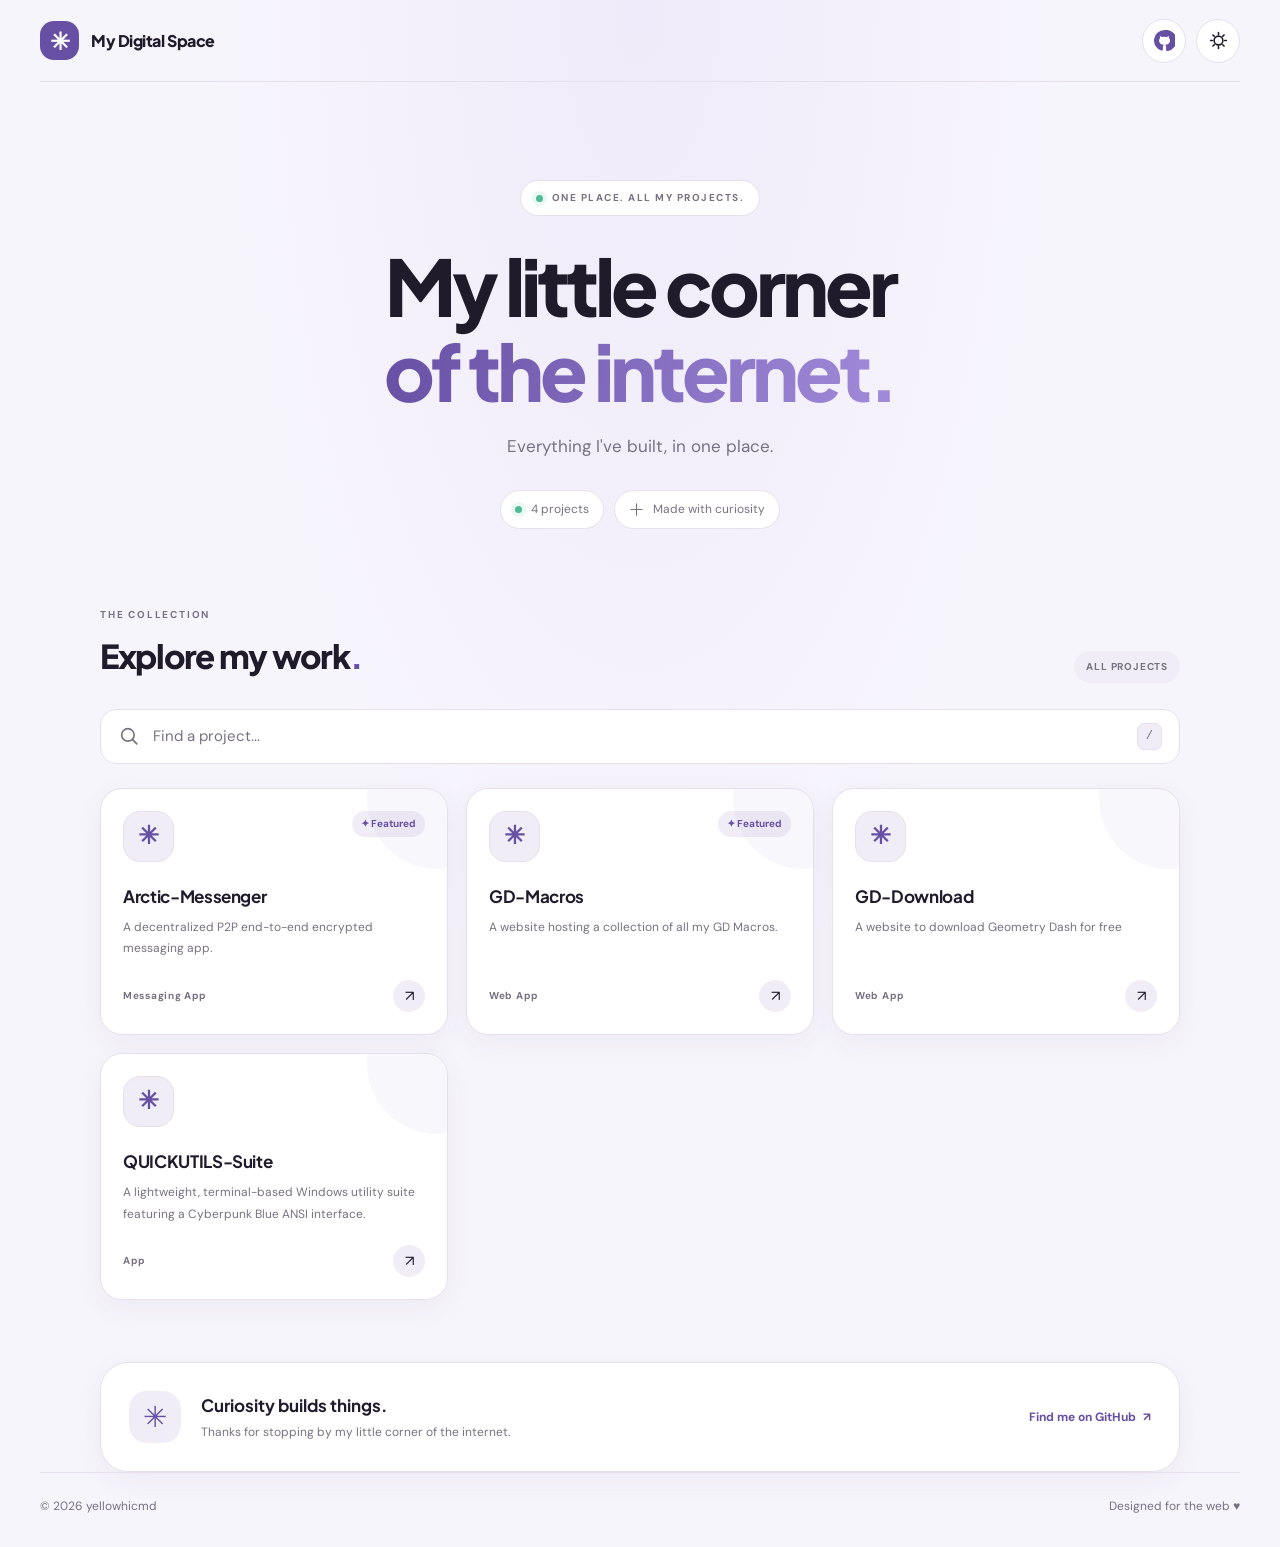
<file: index.html>
<!DOCTYPE html>
<html lang="en">
<head>
  <meta charset="UTF-8">
  <meta name="viewport" content="width=device-width, initial-scale=1">
  <meta name="theme-color" content="#f7f5ff">
  <meta name="description" content="Explore all my websites and projects.">
  <title>My Digital Space</title>
  <link rel="icon" href="https://github.com/favicon.ico">
  <link rel="stylesheet" href="./style.css">
  <script src="./app.js" defer></script>
  <style>
    /* Mobile fix: keep the closing message readable instead of squeezing it. */
    @media (max-width: 600px) {
      .closing-card {
        display: grid;
        grid-template-columns: 52px minmax(0, 1fr);
        align-items: start;
        column-gap: 16px;
        row-gap: 14px;
        padding: 22px;
      }
      .closing-symbol {
        grid-column: 1;
        grid-row: 1;
      }
      .closing-copy {
        grid-column: 2;
        grid-row: 1;
        width: 100%;
        min-width: 0;
      }
      .closing-copy h2,
      .closing-copy p {
        word-break: normal;
        overflow-wrap: normal;
      }
      .closing-copy p {
        max-width: 100%;
        line-height: 1.7;
      }
      .closing-card > .text-link {
        grid-column: 1 / -1;
        grid-row: 2;
        justify-self: start;
        white-space: normal;
      }
    }
    @media (max-width: 360px) {
      .closing-card {
        grid-template-columns: 44px minmax(0, 1fr);
        column-gap: 12px;
        padding: 18px;
      }
      .closing-symbol {
        width: 44px;
        height: 44px;
      }
    }
  </style>
</head>
<body>
  <header class="topbar">
    <a class="brand" href="./" aria-label="Home">
      <span class="brand-mark">✳</span>
      <span id="brand-name">My Digital Space</span>
    </a>
    <div class="top-actions">
      <a class="icon-button github-link" href="https://github.com" target="_blank" rel="noopener" aria-label="GitHub" title="GitHub">
        <svg viewBox="0 0 24 24" aria-hidden="true">
          <path fill="currentColor" d="M12 .9a11.1 11.1 0 0 0-3.51 21.63c.56.1.76-.24.76-.54v-2.08c-3.1.67-3.76-1.31-3.76-1.31-.51-1.3-1.25-1.65-1.25-1.65-1.02-.7.08-.69.08-.69 1.13.08 1.73 1.16 1.73 1.16 1 .1.66 2.06 3.26 1.49.1-.73.39-1.22.7-1.5-2.48-.28-5.09-1.24-5.09-5.52 0-1.22.44-2.21 1.16-2.99-.12-.28-.5-1.42.11-2.95 0 0 .94-.3 3.05 1.14a10.6 10.6 0 0 1 5.55 0c2.11-1.44 3.04-1.14 3.04-1.14.61 1.53.23 2.67.12 2.95.72.78 1.15 1.77 1.15 2.99 0 4.29-2.61 5.23-5.1 5.51.4.35.75 1.02.75 2.06v3.05c0 .3.2.65.77.54A11.1 11.1 0 0 0 12 .9Z"/>
        </svg>
      </a>
      <button class="icon-button" id="theme-toggle" type="button" aria-label="Switch color theme" title="Switch theme">
        <svg class="theme-icon" viewBox="0 0 24 24" aria-hidden="true">
          <path d="M12 3v2m0 14v2M3 12h2m14 0h2M5.64 5.64l1.42 1.42m9.88 9.88 1.42 1.42m0-12.72-1.42 1.42m-9.88 9.88-1.42-1.42M12 7a5 5 0 1 0 0 10 5 5 0 0 0 0-10Z"/>
        </svg>
      </button>
    </div>
  </header>

  <main class="page-shell">
    <section class="hero reveal">
      <div class="eyebrow"><span class="status-dot"></span>ONE PLACE. ALL MY PROJECTS.</div>
      <h1 id="hero-title">My little corner<br>of the <span class="gradient-text">internet.</span></h1>
      <p class="hero-description" id="hero-subtitle">Everything I've built, in one place.</p>
      <div class="hero-meta">
        <span class="meta-pill"><span class="status-dot"></span><span id="project-count">0 projects</span></span>
        <span class="meta-pill">
          <svg viewBox="0 0 24 24" aria-hidden="true"><path d="M12 3v18M3 12h18"/></svg>
          Made with curiosity
        </span>
      </div>
    </section>

    <section class="directory-section" aria-labelledby="directory-title">
      <div class="section-heading reveal">
        <div>
          <p class="section-kicker">THE COLLECTION</p>
          <h2 id="directory-title">Explore my work<span class="accent-dot">.</span></h2>
        </div>
        <span class="collection-label" id="collection-label">ALL PROJECTS</span>
      </div>
      <div class="search-wrap reveal">
        <svg viewBox="0 0 24 24" aria-hidden="true"><circle cx="10.8" cy="10.8" r="6.8"/><path d="m16 16 4.5 4.5"/></svg>
        <input id="site-search" type="search" placeholder="Find a project..." aria-label="Search projects" autocomplete="off">
        <kbd>/</kbd>
      </div>
      <div id="site-grid" class="site-grid" aria-live="polite"><div class="loading-card">Loading your projects...</div></div>
      <p id="empty-state" class="empty-state" hidden>No projects found. Try another search.</p>
    </section>

    <section class="closing-card reveal">
      <div class="closing-symbol">✳</div>
      <div class="closing-copy">
        <h2>Curiosity builds things.</h2>
        <p>Thanks for stopping by my little corner of the internet.</p>
      </div>
      <a class="text-link github-link" href="https://github.com" target="_blank" rel="noopener">Find me on GitHub <span aria-hidden="true">↗</span></a>
    </section>
  </main>

  <footer class="footer">
    <span>© <span id="current-year"></span> <span id="footer-owner">Made with curiosity</span></span>
    <span>Designed for the web <span class="footer-heart">♥</span></span>
  </footer>
  <noscript><p>This website directory requires JavaScript to load projects.</p></noscript>
</body>
</html>
</file>
<file: style.css>
@import url('https://fonts.googleapis.com/css2?family=DM+Sans:wght@400;500;600;700&family=Plus+Jakarta+Sans:wght@400;500;600;700;800&display=swap');

:root {
  color-scheme: light;
  --bg: #f7f5fc;
  --surface: #fff;
  --surface-2: #f0edf7;
  --surface-3: #e9e4f2;
  --text: #201b2b;
  --muted: #777181;
  --line: #e6e0ed;
  --primary: #6750a4;
  --on-primary: #fff;
  --accent: #a18bda;
  --shadow: 0 8px 28px rgba(47, 34, 74, .055);
  --shadow-hover: 0 18px 42px rgba(47, 34, 74, .12);
  --radius-xl: 28px;
  --radius-lg: 22px;
  --radius-md: 16px;
  --page-width: 1080px;
}

:root[data-theme="dark"] {
  color-scheme: dark;
  --bg: #14121a;
  --surface: #201d28;
  --surface-2: #2a2534;
  --surface-3: #383044;
  --text: #f2edf8;
  --muted: #b1a8be;
  --line: #393241;
  --primary: #d0bcff;
  --on-primary: #30234f;
  --accent: #b6a0f4;
  --shadow: 0 8px 28px rgba(0, 0, 0, .16);
  --shadow-hover: 0 18px 42px rgba(0, 0, 0, .3);
}

*,
*::before,
*::after {
  box-sizing: border-box;
}

html {
  min-height: 100%;
  scroll-behavior: smooth;
  scroll-padding-top: 90px;
}

body {
  margin: 0;
  min-height: 100vh;
  overflow-x: hidden;
  background:
    radial-gradient(ellipse at 50% 0%, rgba(166, 143, 226, .10), transparent 48%),
    var(--bg);
  color: var(--text);
  font-family: 'DM Sans', sans-serif;
  font-size: 15px;
  line-height: 1.6;
  transition: background-color .25s ease, color .25s ease;
}

button,
input,
a {
  font: inherit;
}

a {
  color: inherit;
  text-decoration: none;
}

button,
a,
input {
  -webkit-tap-highlight-color: transparent;
}

button:focus-visible,
a:focus-visible,
input:focus-visible {
  outline: 3px solid var(--accent);
  outline-offset: 4px;
}

svg {
  width: 22px;
  height: 22px;
  fill: none;
  stroke: currentColor;
  stroke-width: 1.8;
  stroke-linecap: round;
  stroke-linejoin: round;
}

[hidden] {
  display: none !important;
}

.topbar {
  width: min(calc(100% - 48px), 1200px);
  min-height: 82px;
  margin: auto;
  display: flex;
  align-items: center;
  justify-content: space-between;
  gap: 20px;
  border-bottom: 1px solid var(--line);
}

.brand {
  display: inline-flex;
  align-items: center;
  gap: 12px;
  min-width: 0;
  font-family: 'Plus Jakarta Sans', sans-serif;
  font-size: 16px;
  font-weight: 800;
  letter-spacing: -.45px;
}

.brand-mark {
  width: 39px;
  height: 39px;
  flex: 0 0 auto;
  display: grid;
  place-items: center;
  border-radius: 14px;
  background: var(--primary);
  color: var(--on-primary);
  font-size: 24px;
}

.top-actions {
  display: flex;
  align-items: center;
  gap: 10px;
}

.icon-button {
  width: 44px;
  height: 44px;
  display: grid;
  place-items: center;
  border: 1px solid var(--line);
  border-radius: 50%;
  background: var(--surface);
  color: var(--text);
  cursor: pointer;
  transition: transform .2s ease, background .2s ease;
}

.icon-button:hover {
  background: var(--surface-2);
  transform: rotate(-8deg);
}

.icon-button svg {
  width: 21px;
  height: 21px;
}

.page-shell {
  width: min(calc(100% - 48px), var(--page-width));
  margin: 0 auto;
}

.hero {
  padding: 98px 0 78px;
  text-align: center;
}

.eyebrow {
  display: inline-flex;
  align-items: center;
  justify-content: center;
  gap: 9px;
  padding: 9px 15px;
  border: 1px solid var(--line);
  border-radius: 999px;
  background: var(--surface);
  color: var(--muted);
  font-size: 10px;
  font-weight: 700;
  letter-spacing: 1.5px;
}

.status-dot {
  width: 7px;
  height: 7px;
  display: inline-block;
  flex: 0 0 auto;
  border-radius: 50%;
  background: #50b995;
  box-shadow: 0 0 0 4px rgba(80, 185, 149, .12);
}

h1,
h2,
p {
  margin-top: 0;
}

.hero h1 {
  margin: 27px 0 18px;
  font-family: 'Plus Jakarta Sans', sans-serif;
  font-size: clamp(44px, 7.5vw, 78px);
  font-weight: 800;
  line-height: 1.09;
  letter-spacing: -4px;
}

.gradient-text {
  color: var(--primary);
  background: linear-gradient(100deg, var(--primary), var(--accent));
  -webkit-background-clip: text;
  background-clip: text;
  -webkit-text-fill-color: transparent;
}

.hero-description {
  max-width: 530px;
  margin: 0 auto;
  color: var(--muted);
  font-size: 17px;
  line-height: 1.8;
}

.hero-meta {
  display: flex;
  justify-content: center;
  flex-wrap: wrap;
  gap: 10px;
  margin-top: 28px;
}

.meta-pill {
  display: inline-flex;
  align-items: center;
  gap: 9px;
  padding: 9px 14px;
  border: 1px solid var(--line);
  border-radius: 999px;
  background: var(--surface);
  color: var(--muted);
  font-size: 12px;
}

.meta-pill svg {
  width: 15px;
  height: 15px;
}

.directory-section {
  padding-bottom: 62px;
}

.section-heading {
  display: flex;
  align-items: end;
  justify-content: space-between;
  gap: 20px;
  margin-bottom: 26px;
}

.section-kicker {
  margin-bottom: 7px;
  color: var(--muted);
  font-size: 10px;
  font-weight: 700;
  letter-spacing: 1.8px;
}

.section-heading h2 {
  margin-bottom: 0;
  font-family: 'Plus Jakarta Sans', sans-serif;
  font-size: clamp(24px, 4vw, 33px);
  font-weight: 800;
  letter-spacing: -1.3px;
}

.accent-dot {
  color: var(--primary);
}

.collection-label {
  padding: 8px 12px;
  border-radius: 999px;
  background: var(--surface-2);
  color: var(--muted);
  font-size: 10px;
  font-weight: 700;
  letter-spacing: .8px;
  white-space: nowrap;
}

.search-wrap {
  display: flex;
  align-items: center;
  gap: 13px;
  max-width: 100%;
  height: 55px;
  margin-bottom: 24px;
  padding: 0 17px;
  border: 1px solid var(--line);
  border-radius: var(--radius-md);
  background: var(--surface);
  transition: border-color .2s ease, box-shadow .2s ease;
}

.search-wrap:focus-within {
  border-color: var(--accent);
  box-shadow: 0 0 0 4px rgba(161, 139, 218, .12);
}

.search-wrap > svg {
  flex: 0 0 auto;
  color: var(--muted);
}

.search-wrap input {
  width: 100%;
  min-width: 0;
  height: 100%;
  padding: 0;
  border: 0;
  outline: none;
  background: transparent;
  color: var(--text);
}

.search-wrap input:focus-visible {
  outline: none;
}

.search-wrap input::placeholder {
  color: var(--muted);
}

.search-wrap kbd {
  padding: 3px 8px;
  border: 1px solid var(--line);
  border-radius: 7px;
  background: var(--surface-2);
  color: var(--muted);
  font-size: 12px;
}

.site-grid {
  display: grid;
  grid-template-columns: repeat(3, minmax(0, 1fr));
  align-items: stretch;
  gap: 18px;
}

.site-card {
  position: relative;
  min-width: 0;
  min-height: 230px;
  display: flex;
  flex-direction: column;
  padding: 22px;
  overflow: hidden;
  border: 1px solid var(--line);
  border-radius: var(--radius-lg);
  background: var(--surface);
  box-shadow: var(--shadow);
  transition: transform .25s ease, border-color .25s ease, box-shadow .25s ease, background-color .25s ease;
  animation: card-appear .45s both;
}

.site-card::before {
  position: absolute;
  top: -60px;
  right: -60px;
  width: 140px;
  height: 140px;
  border-radius: 50%;
  background: var(--primary);
  opacity: .045;
  content: "";
  pointer-events: none;
  transition: transform .3s ease;
}

.site-card:hover {
  transform: translateY(-5px);
  border-color: var(--accent);
  box-shadow: var(--shadow-hover);
}

.site-card:hover::before {
  transform: scale(1.7);
}

.card-top {
  display: flex;
  align-items: flex-start;
  justify-content: space-between;
  gap: 12px;
}

.site-icon {
  width: 51px;
  height: 51px;
  display: grid;
  place-items: center;
  flex: 0 0 auto;
  overflow: hidden;
  border: 1px solid var(--line);
  border-radius: 17px;
  background: var(--surface-2);
  color: var(--primary);
  font-size: 25px;
  font-weight: 700;
}

.site-icon img {
  width: 100%;
  height: 100%;
  padding: 9px;
  object-fit: contain;
}

.featured-badge {
  max-width: 60%;
  padding: 5px 9px;
  border-radius: 999px;
  background: var(--surface-2);
  color: var(--primary);
  font-size: 10px;
  font-weight: 700;
  text-align: center;
}

.card-copy {
  min-width: 0;
  margin-top: 21px;
}

.card-copy h3 {
  margin: 0 0 7px;
  font-family: 'Plus Jakarta Sans', sans-serif;
  font-size: 17px;
  font-weight: 700;
  letter-spacing: -.35px;
  overflow-wrap: break-word;
  word-break: normal;
}

.card-copy p {
  display: -webkit-box;
  overflow: hidden;
  -webkit-box-orient: vertical;
  -webkit-line-clamp: 2;
  margin: 0;
  color: var(--muted);
  font-size: 12px;
  line-height: 1.8;
  overflow-wrap: break-word;
}

.card-bottom {
  display: flex;
  align-items: center;
  justify-content: space-between;
  gap: 10px;
  margin-top: auto;
  padding-top: 20px;
}

.category-label {
  max-width: 80%;
  min-width: 0;
  overflow: hidden;
  color: var(--muted);
  font-size: 10px;
  font-weight: 700;
  letter-spacing: .7px;
  text-overflow: ellipsis;
  white-space: nowrap;
}

.card-arrow {
  width: 32px;
  height: 32px;
  display: grid;
  flex: 0 0 auto;
  place-items: center;
  border-radius: 50%;
  background: var(--surface-2);
  color: var(--text);
  transition: background .2s ease, transform .2s ease;
}

.site-card:hover .card-arrow {
  background: var(--primary);
  color: var(--on-primary);
  transform: translate(2px, -2px);
}

.loading-card {
  grid-column: 1 / -1;
  padding: 36px;
  border: 1px dashed var(--line);
  border-radius: var(--radius-lg);
  color: var(--muted);
  text-align: center;
}

.empty-state {
  padding: 30px;
  color: var(--muted);
  text-align: center;
}

.closing-card {
  display: flex;
  align-items: center;
  gap: 20px;
  padding: 28px;
  border: 1px solid var(--line);
  border-radius: var(--radius-xl);
  background: var(--surface);
  box-shadow: var(--shadow);
}

.closing-symbol {
  width: 52px;
  height: 52px;
  display: grid;
  flex: 0 0 auto;
  place-items: center;
  border-radius: 18px;
  background: var(--surface-2);
  color: var(--primary);
  font-size: 29px;
}

.closing-copy {
  min-width: 0;
  flex: 1;
}

.closing-copy h2 {
  margin-bottom: 4px;
  font-family: 'Plus Jakarta Sans', sans-serif;
  font-size: 17px;
}

.closing-copy p {
  margin-bottom: 0;
  color: var(--muted);
  font-size: 12px;
}

.text-link {
  color: var(--primary);
  font-size: 12px;
  font-weight: 700;
  white-space: nowrap;
}

.text-link span {
  margin-left: 4px;
}

.footer {
  width: min(calc(100% - 48px), 1200px);
  margin: 0 auto;
  padding: 24px 0 30px;
  display: flex;
  align-items: center;
  justify-content: space-between;
  gap: 16px;
  border-top: 1px solid var(--line);
  color: var(--muted);
  font-size: 12px;
}

.footer p {
  margin: 0;
}

.github-link {
  color: var(--primary);
  font-weight: 700;
}

/* Project details page */
.project-shell {
  width: min(calc(100% - 48px), 820px);
  margin: 0 auto;
  padding: 54px 0 70px;
}

.back-link {
  display: inline-flex;
  align-items: center;
  gap: 8px;
  margin-bottom: 24px;
  color: var(--muted);
  font-size: 13px;
  font-weight: 600;
}

.project-card,
.project-hero,
.project-panel {
  border: 1px solid var(--line);
  border-radius: var(--radius-xl);
  background: var(--surface);
  box-shadow: var(--shadow);
}

.project-hero {
  padding: clamp(24px, 5vw, 48px);
}

.project-icon-frame {
  width: 76px;
  height: 76px;
  display: grid;
  place-items: center;
  overflow: hidden;
  border: 1px solid var(--line);
  border-radius: 24px;
  background: var(--surface-2);
  color: var(--primary);
  font-size: 34px;
}

.project-icon-frame img {
  width: 100%;
  height: 100%;
  object-fit: contain;
}

.project-category {
  display: inline-block;
  margin-top: 24px;
  color: var(--muted);
  font-size: 11px;
  font-weight: 700;
  letter-spacing: 1.2px;
}

.project-title,
#project-title {
  margin: 10px 0 12px;
  font-family: 'Plus Jakarta Sans', sans-serif;
  font-size: clamp(30px, 6vw, 48px);
  font-weight: 800;
  line-height: 1.15;
  letter-spacing: -1.5px;
  overflow-wrap: anywhere;
}

.project-description,
#project-description {
  max-width: 620px;
  margin-bottom: 26px;
  color: var(--muted);
  font-size: 16px;
  line-height: 1.8;
  overflow-wrap: break-word;
}

.project-actions {
  display: flex;
  flex-wrap: wrap;
  gap: 12px;
}

.primary-button,
.secondary-button,
#visit-project,
#star-link {
  min-height: 46px;
  display: inline-flex;
  align-items: center;
  justify-content: center;
  gap: 9px;
  padding: 12px 18px;
  border: 1px solid transparent;
  border-radius: 999px;
  background: var(--primary);
  color: var(--on-primary);
  font-weight: 700;
  text-align: center;
  cursor: pointer;
  transition: transform .2s ease, opacity .2s ease, background .2s ease;
}

.primary-button:hover,
#visit-project:hover,
#star-link:hover {
  transform: translateY(-2px);
  opacity: .92;
}

.secondary-button {
  border-color: var(--line);
  background: var(--surface-2);
  color: var(--text);
}

.project-panel {
  margin-top: 20px;
  padding: 24px;
}

.project-panel h2 {
  margin-bottom: 8px;
  font-family: 'Plus Jakarta Sans', sans-serif;
  font-size: 19px;
}

.project-panel p {
  margin-bottom: 0;
  color: var(--muted);
}

#star-card {
  margin-top: 20px;
  padding: 24px;
  border: 1px solid var(--line);
  border-radius: var(--radius-xl);
  background: var(--surface);
  box-shadow: var(--shadow);
}

#star-card h2 {
  margin-bottom: 8px;
  font-family: 'Plus Jakarta Sans', sans-serif;
  font-size: 20px;
}

#star-message {
  color: var(--muted);
}

#star-link svg {
  width: 18px;
  height: 18px;
}

/* Tablets */
@media (max-width: 900px) {
  .page-shell {
    width: min(calc(100% - 36px), var(--page-width));
  }

  .topbar,
  .footer {
    width: calc(100% - 36px);
  }

  .site-grid {
    grid-template-columns: repeat(2, minmax(0, 1fr));
    gap: 16px;
  }

  .hero {
    padding: 72px 0 56px;
  }

  .hero h1 {
    letter-spacing: -2px;
  }
}

/* Mobile: one project card per row */
@media screen and (max-width: 600px) {
  .page-shell {
    width: calc(100% - 32px);
  }

  .topbar,
  .footer {
    width: calc(100% - 32px);
  }

  .topbar {
    min-height: 68px;
    gap: 10px;
  }

  .brand {
    gap: 9px;
    font-size: 14px;
  }

  .brand-mark {
    width: 36px;
    height: 36px;
    border-radius: 12px;
    font-size: 21px;
  }

  .top-actions {
    gap: 7px;
  }

  .icon-button {
    width: 42px;
    height: 42px;
  }

  .site-grid {
    grid-template-columns: minmax(0, 1fr) !important;
    gap: 14px;
  }

  .site-card {
    width: 100%;
    min-width: 0;
    min-height: 190px;
    padding: 20px;
    border-radius: var(--radius-lg);
  }

  .card-top {
    align-items: center;
  }

  .card-copy {
    margin-top: 17px;
  }

  .card-copy h3 {
    font-size: 19px;
    overflow-wrap: break-word;
    word-break: normal;
  }

  .card-copy p {
    font-size: 13px;
    overflow-wrap: break-word;
    word-break: normal;
  }

  .card-bottom {
    padding-top: 18px;
  }

  .hero {
    padding: 54px 0 42px;
  }

  .hero h1 {
    margin-top: 22px;
    font-size: clamp(34px, 9vw, 48px);
    line-height: 1.15;
    letter-spacing: -1.8px;
    overflow-wrap: anywhere;
  }

  .hero-description {
    font-size: 15px;
  }

  .hero-meta {
    gap: 8px;
    margin-top: 22px;
  }

  .meta-pill {
    max-width: 100%;
  }

  .section-heading {
    align-items: flex-start;
    gap: 10px;
    margin-bottom: 20px;
  }

  .section-heading h2 {
    font-size: 24px;
    letter-spacing: -.8px;
  }

  .collection-label {
    max-width: 45%;
    white-space: normal;
    text-align: center;
  }

  .search-wrap {
    height: 52px;
    margin-bottom: 18px;
    padding: 0 13px;
  }

  .search-wrap kbd {
    display: none;
  }

  .directory-section {
    padding-bottom: 40px;
  }

  .closing-card {
    align-items: flex-start;
    flex-wrap: wrap;
    gap: 14px;
    padding: 20px;
  }

  .closing-copy {
    min-width: 0;
  }

  .text-link {
    margin-left: 66px;
  }

  .footer {
    flex-wrap: wrap;
    gap: 12px;
    padding-bottom: 20px;
  }

  .project-shell {
    width: calc(100% - 32px);
    padding: 32px 0 48px;
  }

  .project-hero {
    padding: 24px;
    border-radius: var(--radius-lg);
  }

  .project-actions {
    flex-direction: column;
    align-items: stretch;
  }

  .project-actions a,
  .project-actions button,
  #visit-project,
  #star-link {
    width: 100%;
  }

  .project-panel,
  #star-card {
    padding: 20px;
    border-radius: var(--radius-lg);
  }
}

/* Very small phones */
@media (max-width: 360px) {
  .page-shell,
  .topbar,
  .footer,
  .project-shell {
    width: calc(100% - 24px);
  }

  .brand {
    font-size: 12px;
  }

  .brand-mark {
    width: 32px;
    height: 32px;
    font-size: 19px;
  }

  .site-card {
    padding: 16px;
  }

  .hero h1 {
    font-size: 32px;
    letter-spacing: -1px;
  }

  .section-heading h2 {
    font-size: 21px;
  }

  .project-hero {
    padding: 18px;
  }
}

@keyframes card-appear {
  from {
    opacity: 0;
    transform: translateY(10px);
  }
  to {
    opacity: 1;
    transform: translateY(0);
  }
}

@media (prefers-reduced-motion: reduce) {
  *,
  *::before,
  *::after {
    scroll-behavior: auto !important;
    animation-duration: 0.01ms !important;
    animation-iteration-count: 1 !important;
    transition-duration: 0.01ms !important;
  }
}
</file>
